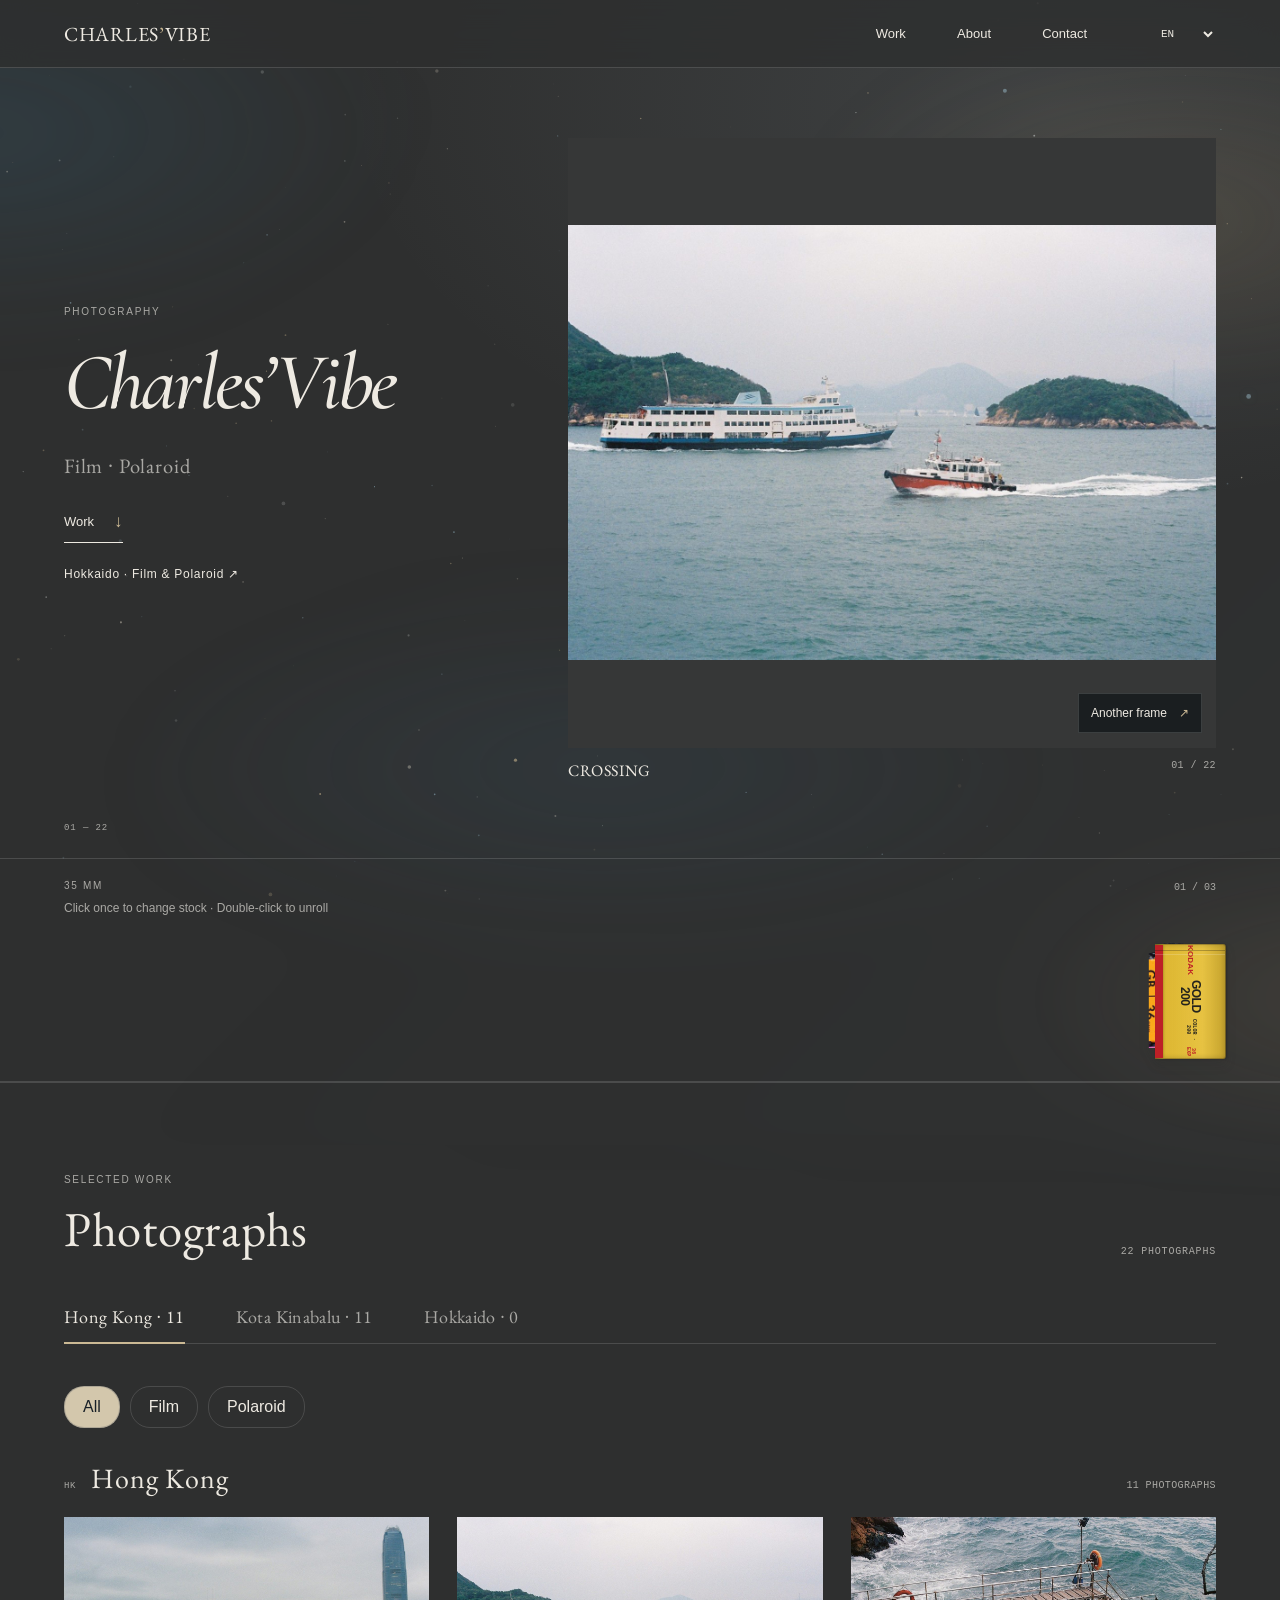
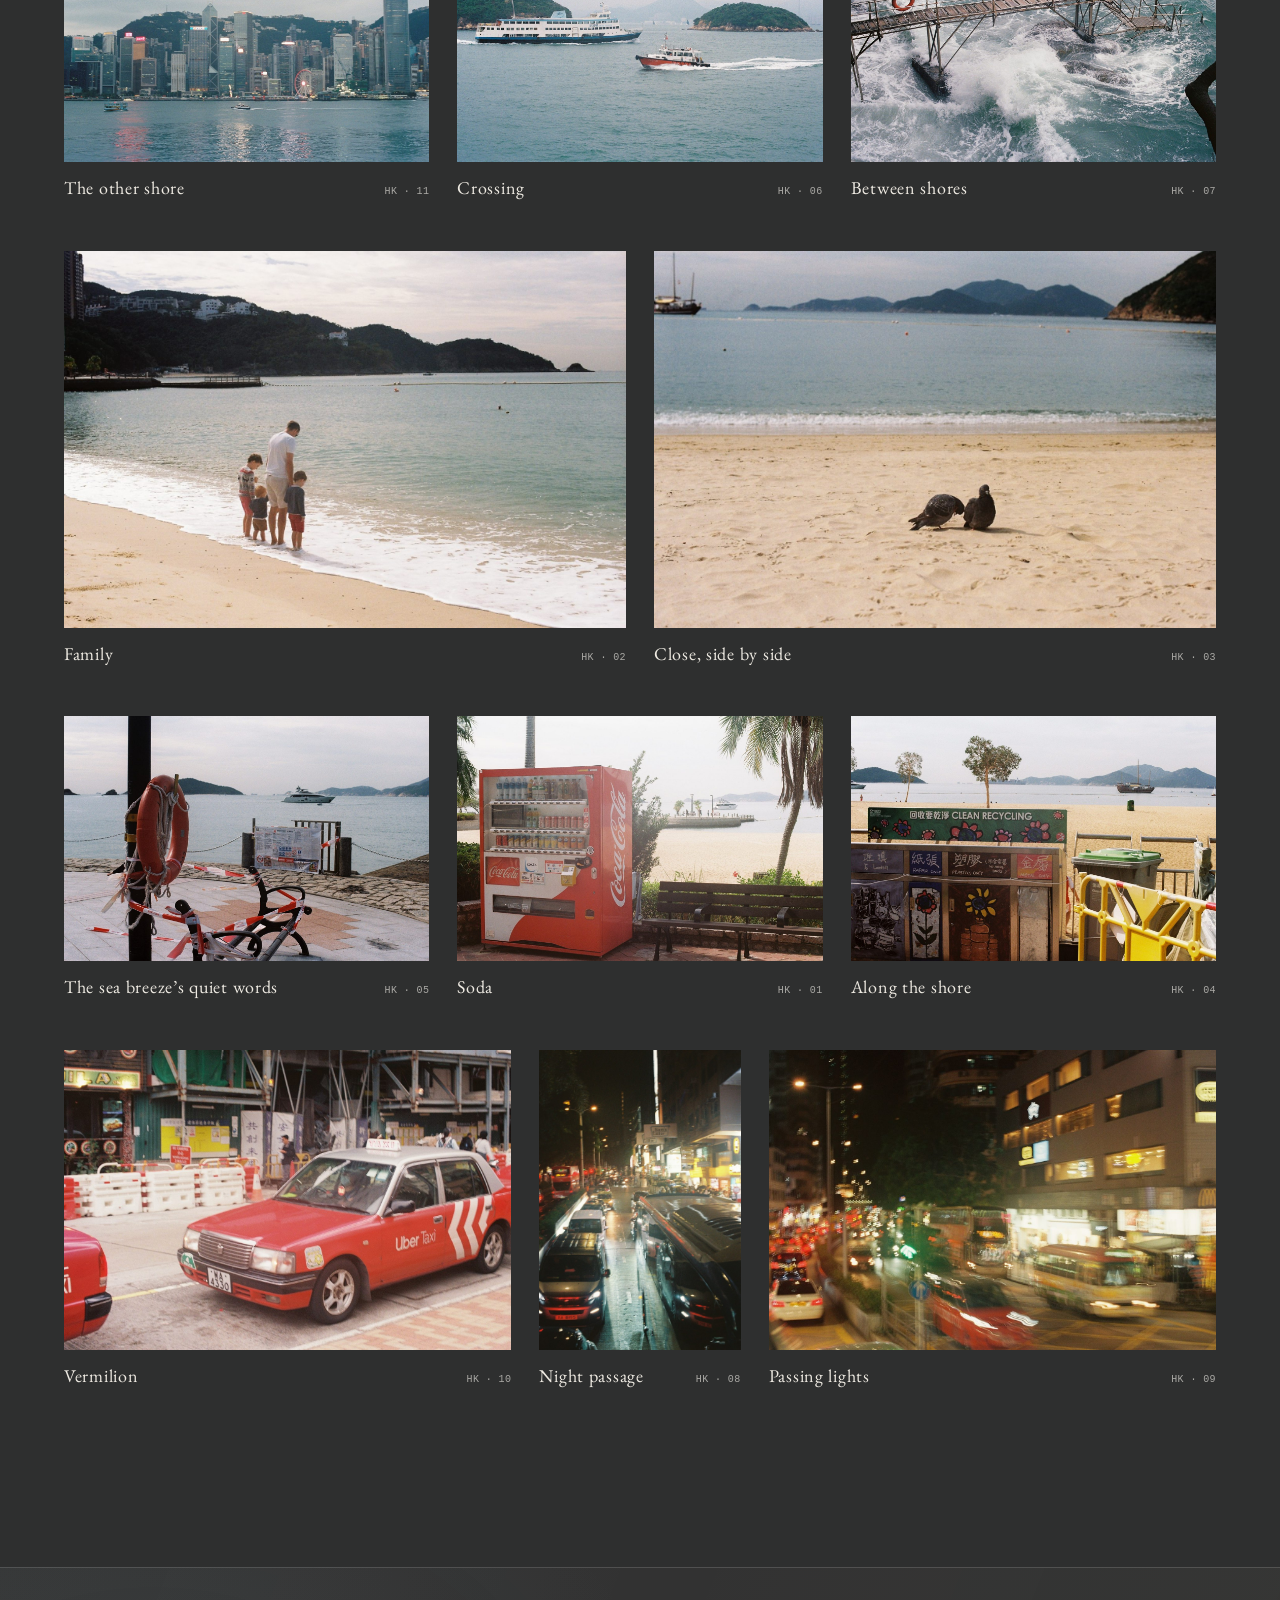
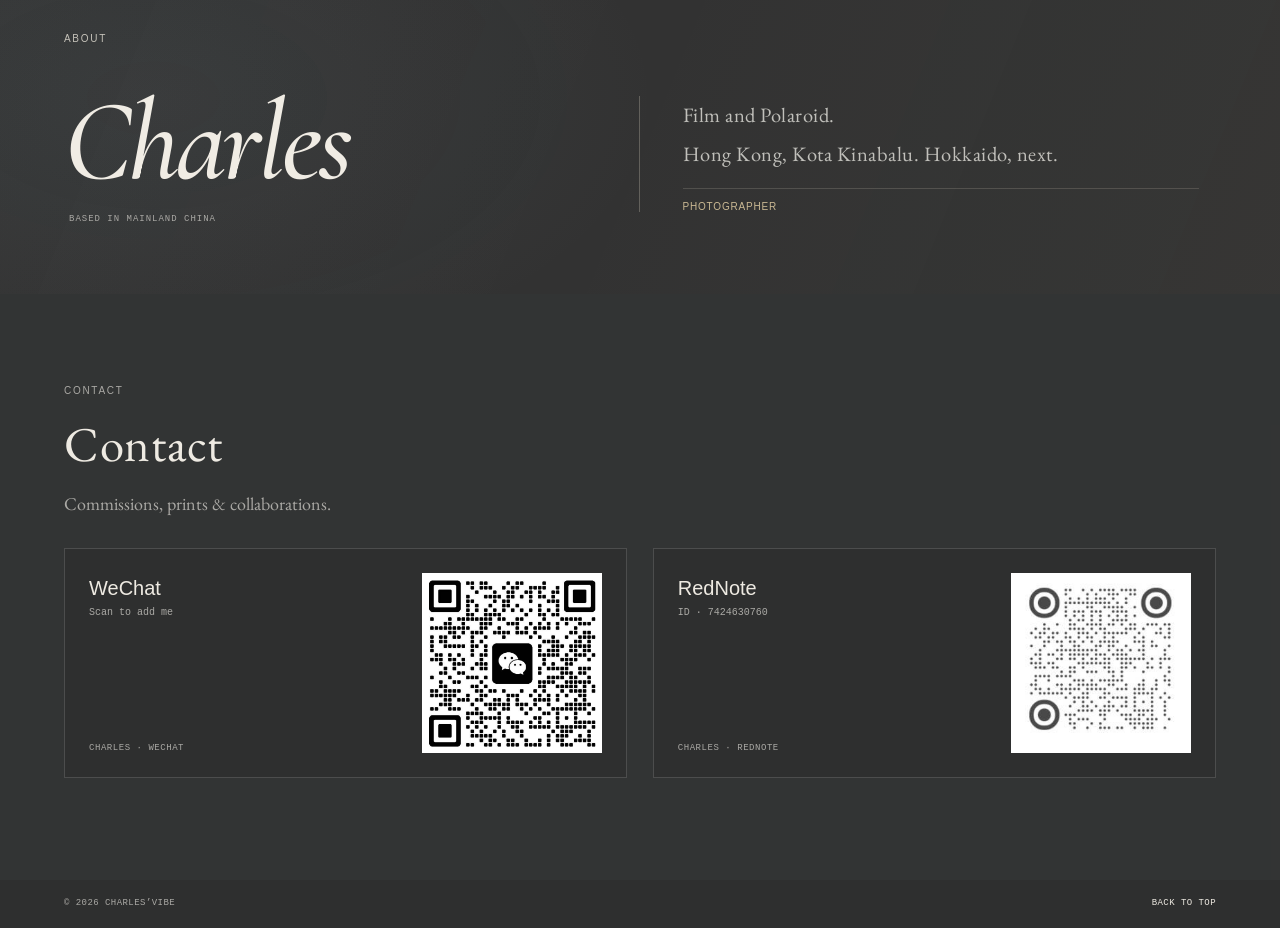
<file: index.html>
<!doctype html>
<html lang="en">
  <head>
    <meta charset="UTF-8" />
    <meta name="viewport" content="width=device-width, initial-scale=1.0" />
    <meta name="theme-color" content="#111416" />
    <meta name="description" content="Charles’Vibe — a personal archive of film photography and Polaroid." />
    <title>Charles'Vibe — Photography</title>
    <script>document.documentElement.classList.add('js');</script>
    <link rel="stylesheet" href="styles.css?v=20261116-studio2" />
  <link rel="stylesheet" href="typography.css?v=type1" />
  <link rel="stylesheet" href="curated-gallery.css?v=layout1" />
  </head>
  <body>
    <canvas class="starfield" id="starfield" aria-hidden="true"></canvas>
    <header class="site-header">
      <a class="brand" href="#top">CHARLES<span>’</span>VIBE</a>
      <nav class="main-nav" aria-label="Primary navigation" data-label-aria="navLabel">
        <a href="#work" data-label="navWork">Work</a>
        <a href="#about" data-label="navAbout">About</a>
        <a href="#contact" data-label="navContact">Contact</a>
      </nav>
      <div class="header-tools">
        <label class="language-control"><span class="visually-hidden" data-label="languageLabel">Language</span><select class="language-toggle" aria-label="Language"><option value="en">EN</option><option value="zh">中文</option><option value="ja">日本語</option><option value="ko">한국어</option></select></label>
        <button class="menu-toggle" type="button" aria-label="Open navigation" data-label-aria="menuLabel"><span></span><span></span></button>
      </div>
    </header>

    <main id="top">
      <section class="hero" aria-labelledby="hero-title">
        <div class="hero-copy">
          <p class="eyebrow" data-label="heroEyebrow">PHOTOGRAPHY</p>
          <h1 id="hero-title" data-label="heroTitle">Charles’Vibe</h1>
          <p class="hero-note" data-label="heroNote">Film · Polaroid</p>
          <a class="text-link" href="#work"><span data-label="viewWork">View photographs</span><span aria-hidden="true">↓</span></a>
        </div>
        <figure class="hero-frame">
          <div class="hero-image photo-frame">
            <img src="assets/optimized/kota-kinabalu/kota-(22).jpg" alt="" fetchpriority="high" decoding="async" />
          </div>
          <figcaption class="hero-caption"><span class="hero-caption-title">Kota Kinabalu</span><span class="hero-caption-count">01 / 22</span></figcaption>
          <button class="hero-shuffle" type="button" aria-label="Show another photograph" data-label-aria="shuffleAria"><span data-label="shuffleFrame">Another frame</span><span aria-hidden="true">↗</span></button>
        </figure>
        <div class="hero-index" aria-hidden="true">01 — 22</div>
      </section>

      <section class="film-display section-pad" id="film-display" data-stock="gold200" aria-label="Film selector" data-label-aria="filmAria">
        <div class="film-display-heading">
          <div>
            <p class="eyebrow" data-label="filmEyebrow">A roll between frames</p>
            <p class="film-hint" data-label="filmHint">Click once to change stock. Double-click to unroll.</p>
          </div>
          <span class="film-stock-count" id="film-stock-count">01 / 03</span>
        </div>
        <div class="film-mechanism" id="film-mechanism">
          <div class="film-ribbon-stage" id="film-unroll" aria-hidden="true">
            <svg class="film-ribbon" viewBox="0 0 1800 190" preserveAspectRatio="none" role="img" aria-label="A straight strip of dark brown 35mm color-negative film">
              <defs>
                <linearGradient id="negative-tone" x1="0" y1="0" x2="0" y2="1"><stop offset="0" stop-color="#542c1c"/><stop offset=".16" stop-color="#75442b"/><stop offset=".5" stop-color="#8a5535"/><stop offset=".84" stop-color="#70412b"/><stop offset="1" stop-color="#4b281b"/></linearGradient>
                <linearGradient id="negative-frame" x1="0" y1="0" x2="1" y2="1"><stop offset="0" stop-color="#a3693e"/><stop offset=".5" stop-color="#895333"/><stop offset="1" stop-color="#71432c"/></linearGradient>
                <pattern id="sprocket-holes" width="36" height="190" patternUnits="userSpaceOnUse"><rect x="8" y="6" width="18" height="17" rx="2" fill="#d8b79a"/><rect x="8" y="167" width="18" height="17" rx="2" fill="#d8b79a"/></pattern>
                <clipPath id="negative-shape"><path d="M88 4 H1766 Q1796 4 1796 34 V156 Q1796 186 1766 186 H34 Q4 186 4 156 V64 C4 52 8 43 20 35 C34 26 50 15 64 9 C72 5 78 4 88 4 Z"/></clipPath>
              </defs>
              <g class="ribbon-art" clip-path="url(#negative-shape)">
                <rect class="negative-base" x="0" y="0" width="1800" height="190"/>
                <rect class="negative-frames" x="0" y="0" width="1800" height="190" fill="url(#sprocket-holes)"/>
                <g class="frame-windows"><rect x="110" y="31" width="165" height="128"/><rect x="320" y="31" width="165" height="128"/><rect x="530" y="31" width="165" height="128"/><rect x="740" y="31" width="165" height="128"/><rect x="950" y="31" width="165" height="128"/><rect x="1160" y="31" width="165" height="128"/><rect x="1370" y="31" width="165" height="128"/><rect x="1580" y="31" width="165" height="128"/></g>
                <g class="film-watermarks"><text class="watermark-one" x="402" y="99">CHARLES’VIBE</text><text class="watermark-two" x="1032" y="99">CHARLES’VIBE</text><text class="watermark-three" x="1662" y="99">CHARLES’VIBE</text></g>
              </g>
            </svg>
          </div>
          <button class="film-cartridge" id="film-control" type="button" aria-expanded="false" aria-label="Change film stock or double-click to unroll">
            <img class="canister-photo" src="assets/kodak-canister-isolated.png" alt="" draggable="false" />
            <span class="canister-stock-label"><span class="cartridge-brand" id="cartridge-brand">KODAK</span><strong id="cartridge-stock">GOLD 200</strong><small id="cartridge-detail">COLOR · 200</small><span class="cartridge-exp" id="cartridge-exp">36 EXP</span></span>
          </button>
          <span class="visually-hidden" id="film-status" aria-live="polite"></span>
        </div>
      </section>

      <section class="work-section section-pad" id="work" aria-label="Selected photographs" data-label-aria="workAria">
        <div class="work-heading">
          <div><p class="eyebrow" data-label="workEyebrow">Selected work</p><h2 data-label="workTitle">Photographs</h2></div>
          <p class="work-total" data-label="selectedCount">22 photographs</p>
        </div>
        <div class="collection-tabs" role="tablist" aria-label="Photo collections" data-label-aria="collectionAria">
          <button class="collection-tab is-active" type="button" role="tab" aria-selected="true" data-collection="hong-kong"><span data-label="hongKong">Hong Kong</span><span class="tab-count">11</span></button>
          <button class="collection-tab" type="button" role="tab" aria-selected="false" data-collection="kota-kinabalu"><span data-label="kotaKinabalu">Kota Kinabalu</span><span class="tab-count">11</span></button>
        </div>
        <div class="collection-heading"><span id="collection-code">HK</span><h3 id="collection-title">Hong Kong</h3><span id="collection-count">11 photographs</span></div>
        <div class="gallery-grid" id="gallery-grid"></div>
      </section>

      <section class="about-section section-pad" id="about">
        <p class="eyebrow" data-label="aboutEyebrow">About</p>
        <div class="about-grid"><div class="about-identity"><h2>Charles</h2><p class="about-location" data-label="aboutLocation">Based in mainland China</p></div><div class="about-copy"><p data-label="aboutCopy">Film and Polaroid.
Hong Kong, Kota Kinabalu. Hokkaido, next.</p><p class="about-role" data-label="aboutTitle">Photographer</p></div></div>
      </section>

      <section class="contact-section section-pad" id="contact">
        <div class="contact-heading"><p class="eyebrow" data-label="contactLabel">Contact / Collaboration</p><h2 data-label="contactTitle">Contact</h2><p data-label="contactIntro">For assignments, print inquiries, or a good idea — get in touch.</p></div>
        <div class="contact-cards">
          <a class="contact-card" href="assets/contact/wechat-qr.png" target="_blank" rel="noreferrer" aria-label="Open WeChat QR code" data-label-aria="wechatAria">
            <span class="contact-card-head"><strong>WeChat</strong><span data-label="wechatHint">Scan to add me</span></span>
            <img src="assets/contact/wechat-qr.png" alt="WeChat friend QR code for Charles" />
            <span class="contact-card-foot">CHARLES · WECHAT</span>
          </a>
          <a class="contact-card" href="assets/contact/rednote-qr.png" target="_blank" rel="noreferrer" aria-label="Open RedNote QR code" data-label-aria="rednoteAria">
            <span class="contact-card-head"><strong>RedNote</strong><span data-label="rednoteHint">ID · 7424630760</span></span>
            <img src="assets/contact/rednote-qr.png" alt="RedNote profile QR code for Charles" />
            <span class="contact-card-foot">CHARLES · REDNOTE</span>
          </a>
        </div>
      </section>
    </main>

    <footer class="site-footer section-pad"><span>© 2026 Charles’Vibe</span><a href="#top" data-label="backTop">Back to top ↑</a></footer>

    <div class="lightbox" id="lightbox" aria-hidden="true"><button class="lightbox-close" type="button" aria-label="Close image viewer" data-label-aria="closeAria">×</button><button class="lightbox-prev" type="button" aria-label="Previous image" data-label-aria="previousAria">←</button><div class="lightbox-content"><img alt="" decoding="async" /><div class="lightbox-caption"><span class="lightbox-count"></span><span class="lightbox-title"></span></div></div><button class="lightbox-next" type="button" aria-label="Next image" data-label-aria="nextAria">→</button></div>
    <script src="content.js?v=layout1"></script>
    <script src="app.js?v=layout1"></script>
  </body>
</html>
</file>
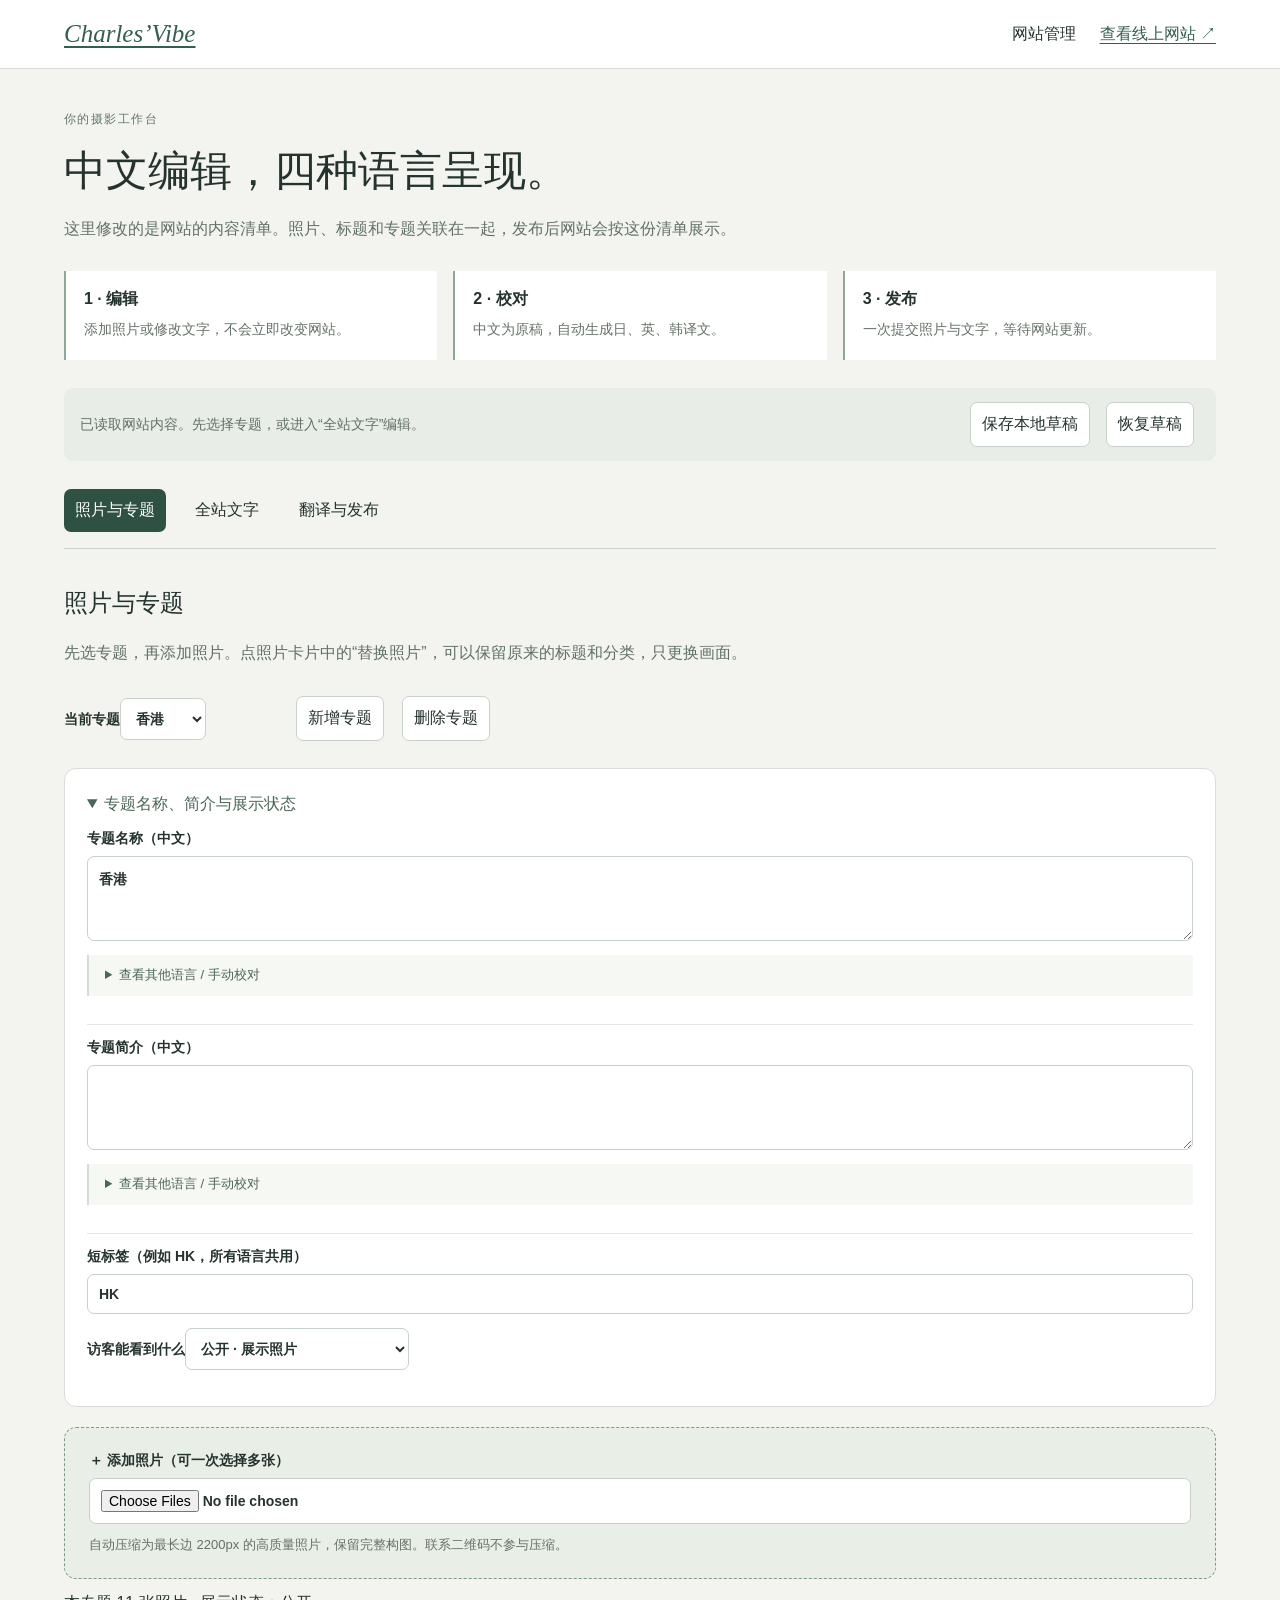
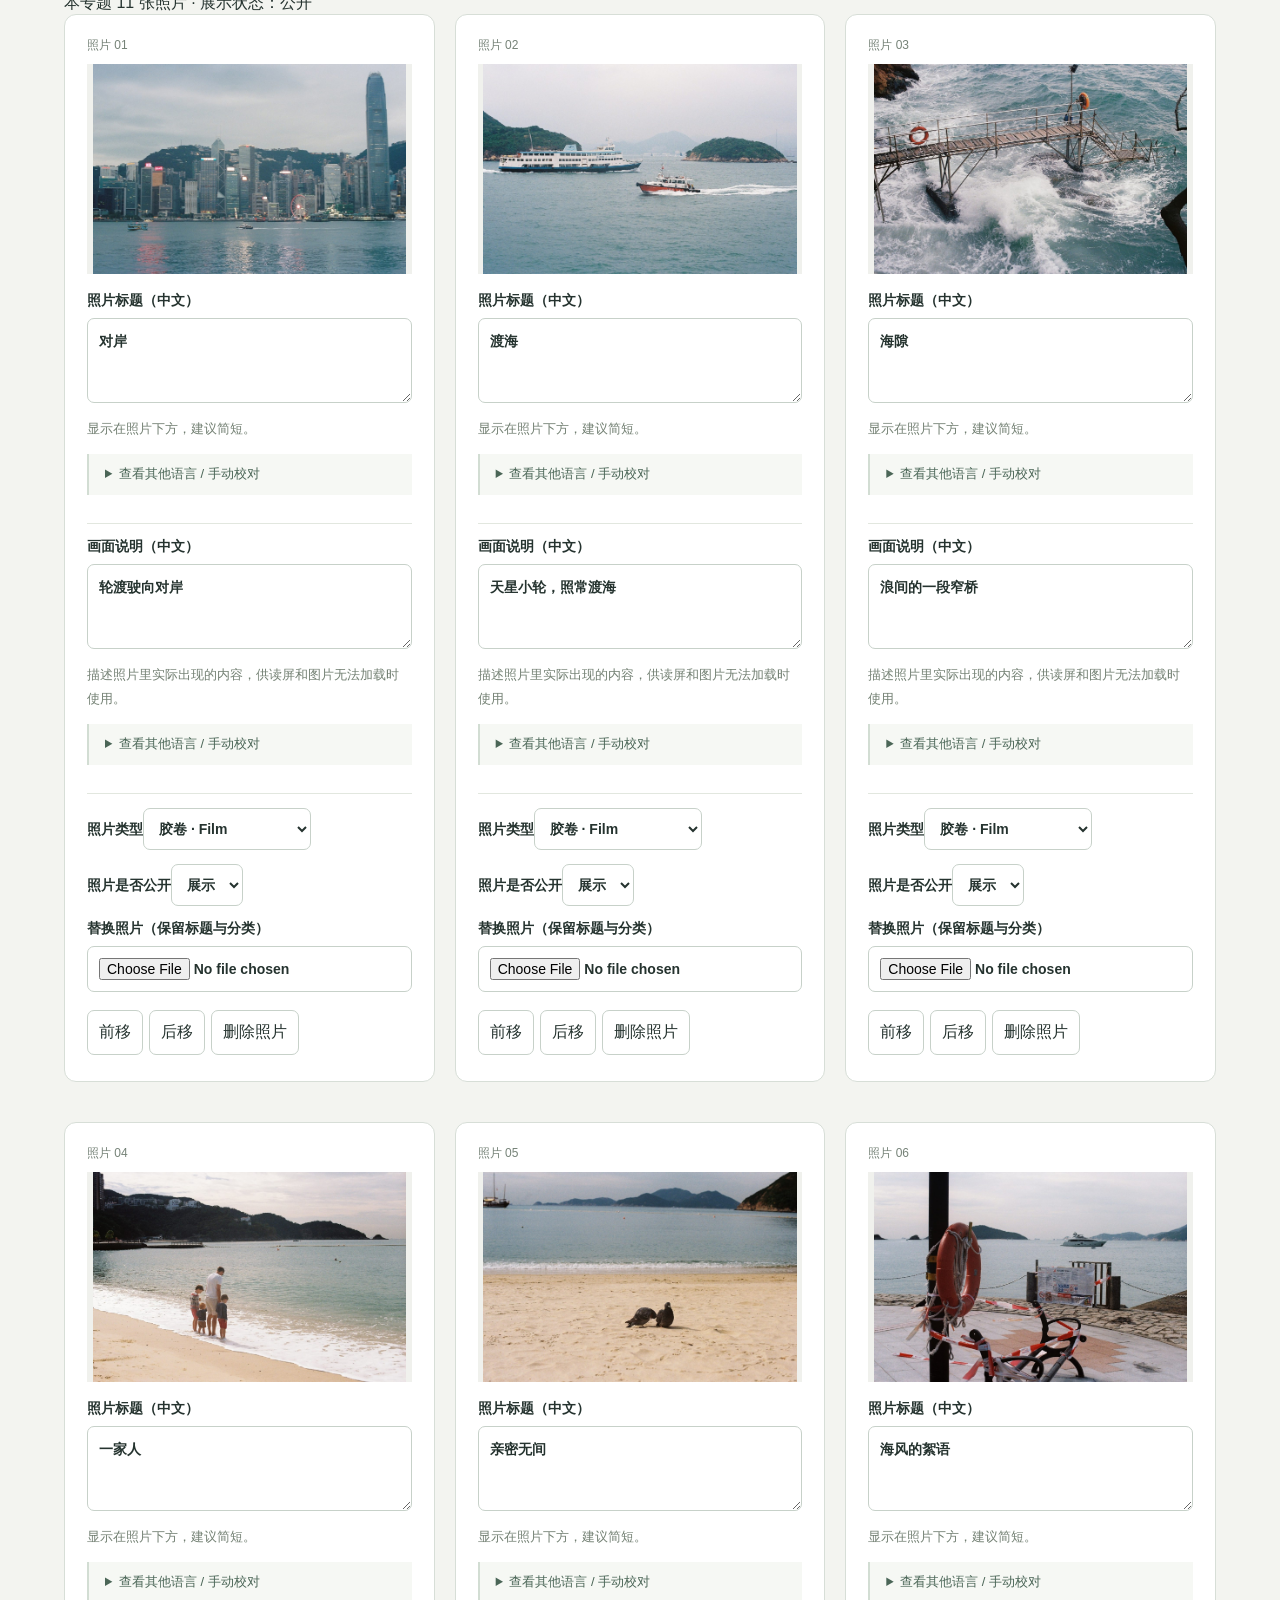
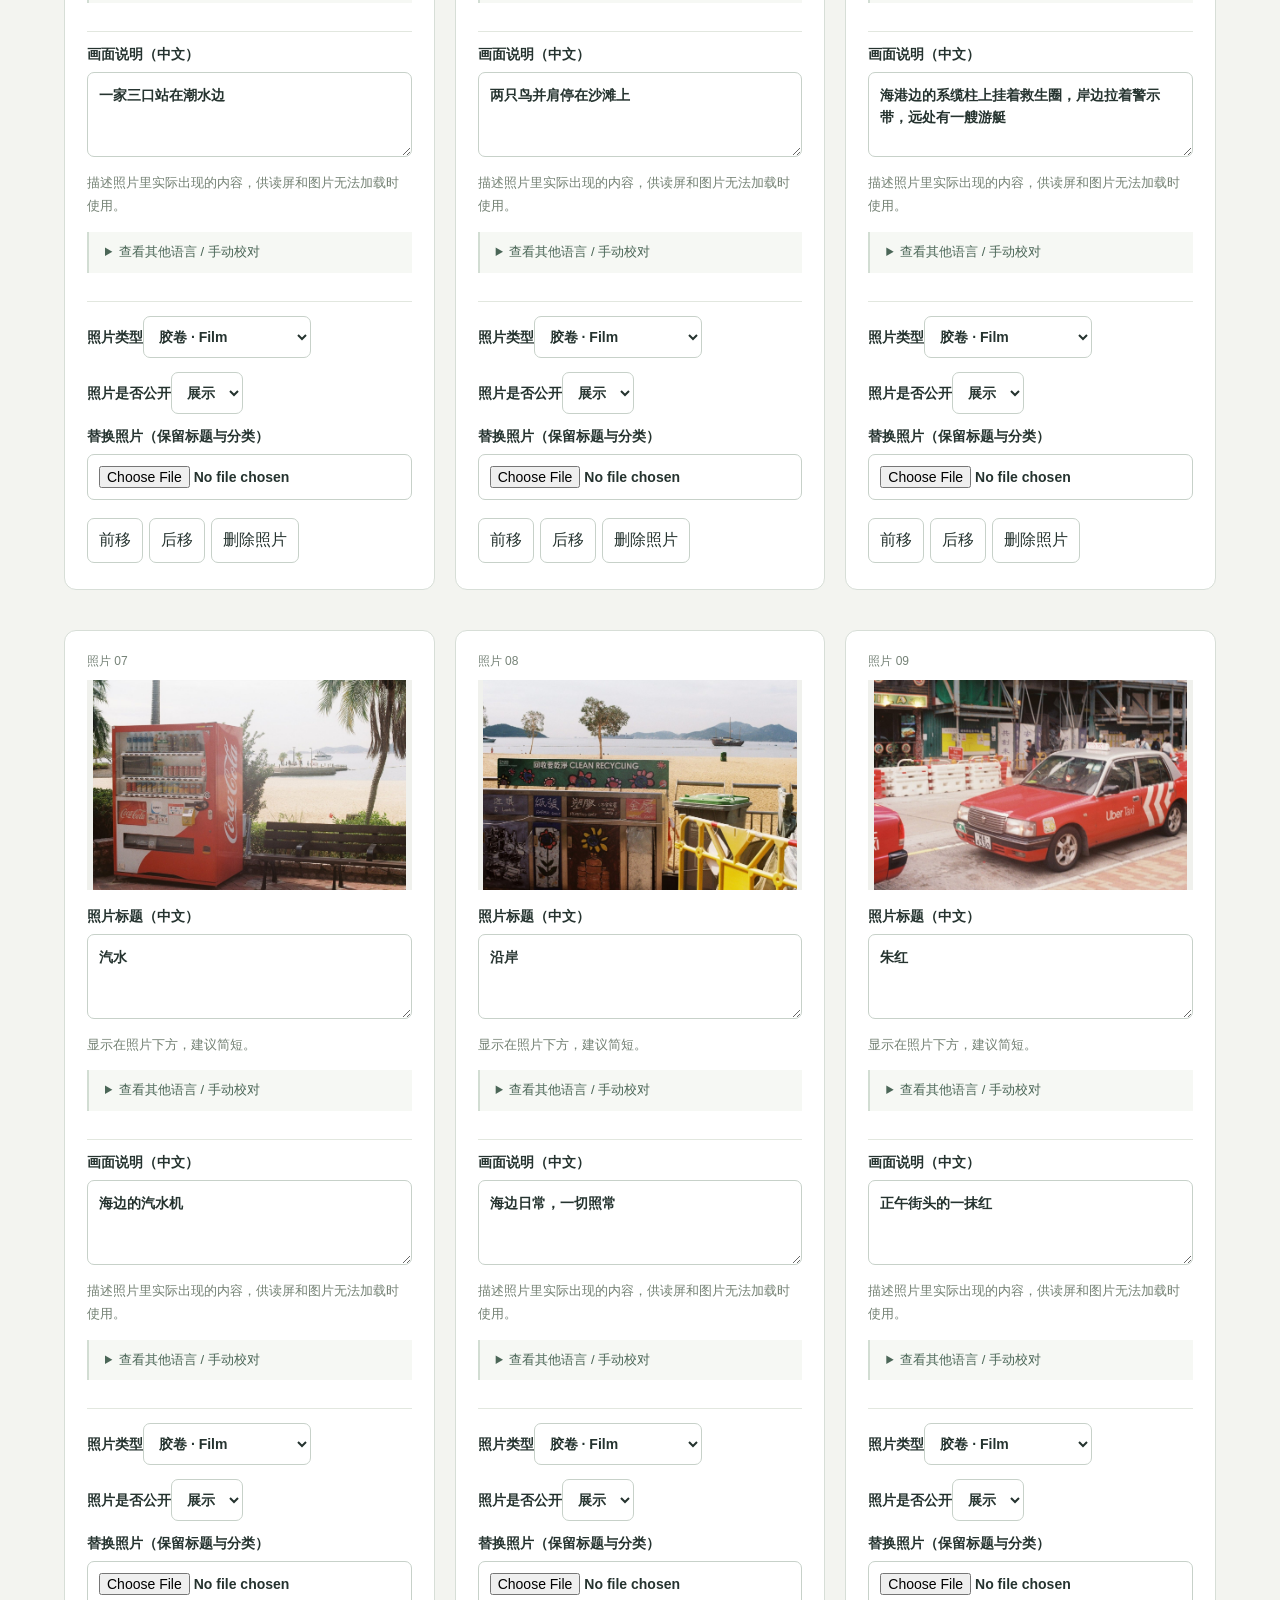
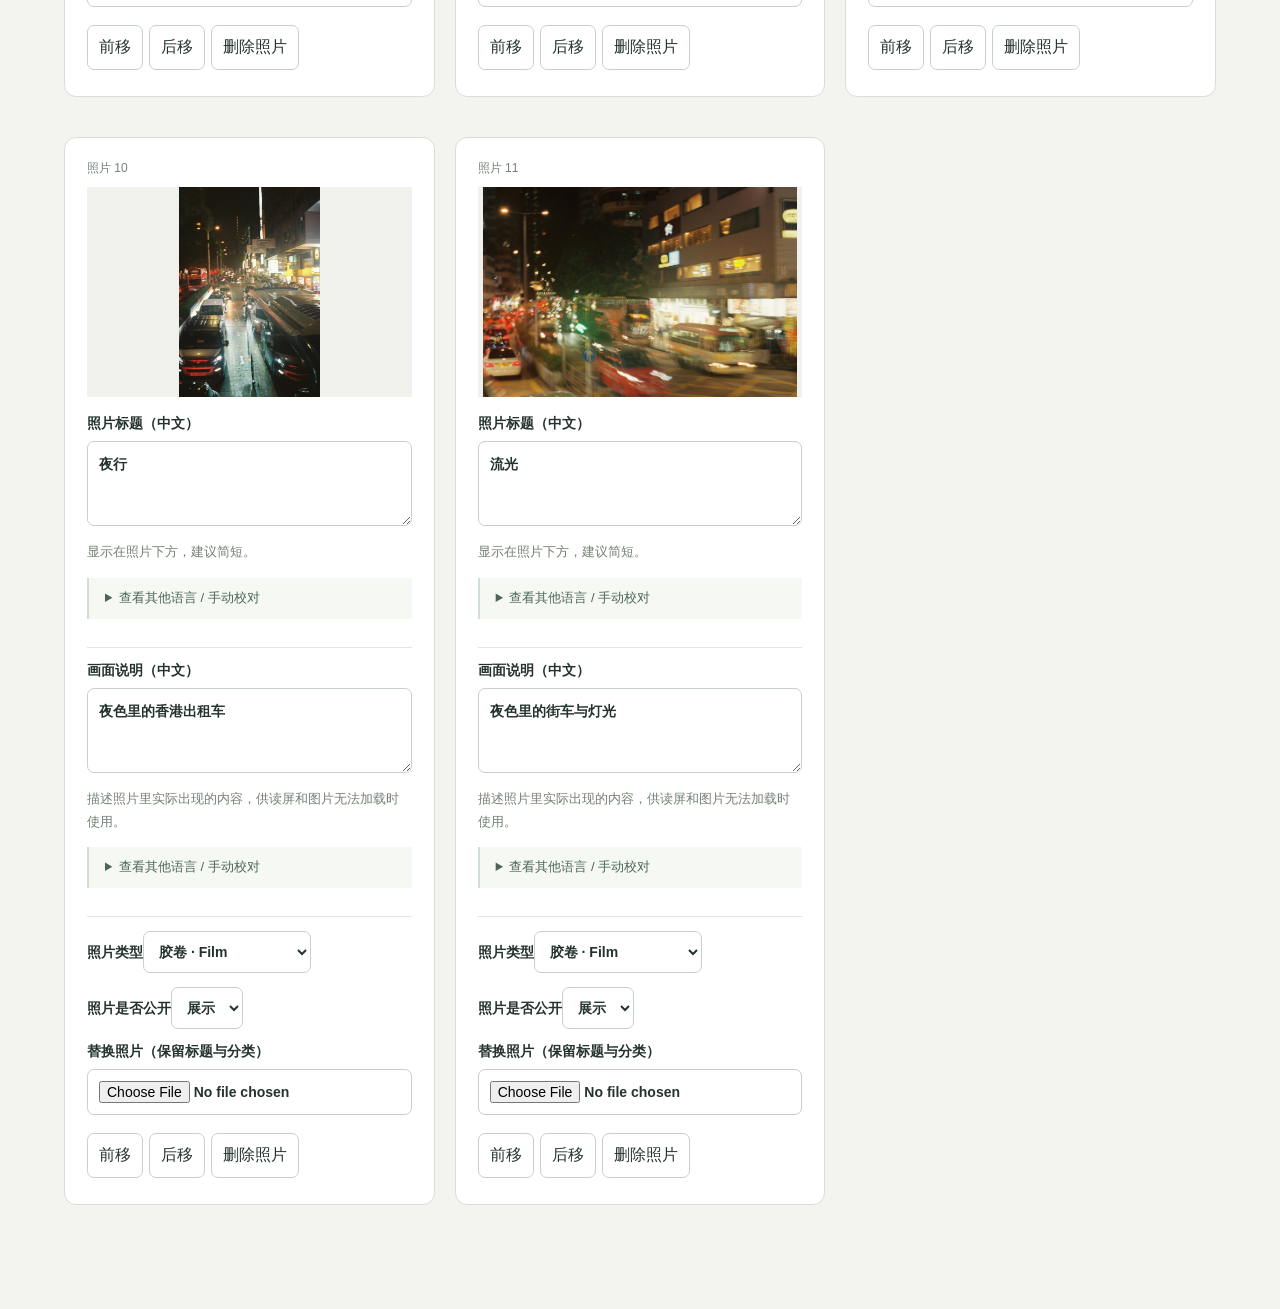
<file: admin/index.html>
<!doctype html>
<html lang="zh-CN"><head><meta charset="utf-8"><meta name="viewport" content="width=device-width,initial-scale=1"><title>Charles’Vibe · 网站管理</title><link rel="stylesheet" href="admin.css?v=20261116-studio2"></head>
<body><header><a href="../">Charles’Vibe</a><span>网站管理</span><a href="../" target="_blank">查看线上网站 ↗</a></header>
<main><section class="welcome"><p class="kicker">你的摄影工作台</p><h1>中文编辑，四种语言呈现。</h1><p>这里修改的是网站的内容清单。照片、标题和专题关联在一起，发布后网站会按这份清单展示。</p>
<ol class="steps"><li><b>1 · 编辑</b><span>添加照片或修改文字，不会立即改变网站。</span></li><li><b>2 · 校对</b><span>中文为原稿，自动生成日、英、韩译文。</span></li><li><b>3 · 发布</b><span>一次提交照片与文字，等待网站更新。</span></li></ol></section>
<div class="savebar"><p id="status" role="status" aria-live="polite">正在读取作品…</p><button id="draft">保存本地草稿</button><button id="restore">恢复草稿</button></div>
<nav class="tabs" aria-label="管理栏目"><button data-panel="photosPanel" aria-selected="true">照片与专题</button><button data-panel="textPanel" aria-selected="false">全站文字</button><button data-panel="publishPanel" aria-selected="false">翻译与发布</button></nav>
<div id="editor">
<section id="photosPanel" class="panel"><h2>照片与专题</h2><p>先选专题，再添加照片。点照片卡片中的“替换照片”，可以保留原来的标题和分类，只更换画面。</p><div class="toolbar"><label>当前专题<select id="collections"></select></label><button id="addCollection">新增专题</button><button id="removeCollection" class="quiet">删除专题</button></div><details class="project-settings" open><summary>专题名称、简介与展示状态</summary><div id="collectionFields"></div></details><label class="upload"><b>＋ 添加照片（可一次选择多张）</b><input id="upload" type="file" multiple accept="image/jpeg,image/png,image/webp"><span>自动压缩为最长边 2200px 的高质量照片，保留完整构图。联系二维码不参与压缩。</span></label><div id="photoSummary"></div><div id="photos"></div></section>
<section id="textPanel" class="panel" hidden><h2>全站文字</h2><p>按网站位置修改中文。展开每个字段下的“查看其他语言”即可校对译文。品牌 Charles’Vibe 始终保持英文。</p><div id="labels"></div></section>
<section id="publishPanel" class="panel" hidden><h2>翻译与发布</h2><div class="box"><h3>中文是原稿</h3><label class="check"><input id="autoTranslate" type="checkbox" checked> 修改中文后自动同步日语、英语、韩语</label><p>离开文字输入框后开始同步，只处理有修改的内容。译文可以手动润色；下次修改同一段中文时会重新生成。</p><p class="muted">自动翻译会将待翻译文字发送给 MyMemory，不会发送照片或 GitHub 令牌。免费服务有额度限制，文学表达请校对。<a href="https://mymemory.translated.net/doc/usagelimits.php" target="_blank" rel="noreferrer">服务与额度说明 ↗</a></p><button id="sync">同步尚未更新的译文</button><p id="translationStatus" role="status"></p></div>
<div class="box"><h3>连接网站</h3><p>GitHub 保存你的照片和内容清单。连接后才能发布；保存本地草稿不需要连接。</p><label>GitHub 访问令牌<input id="token" type="password" autocomplete="off" placeholder="粘贴令牌，仅在当前页面使用"></label><button id="connect">连接 GitHub</button><details><summary>令牌是什么？如何设置？</summary><p>令牌相当于只交给后台使用的仓库钥匙。创建 Fine-grained personal access token，选择 Charles-Vibe 仓库，将 Contents 设为 Read and write。不要把令牌填进网站文字或发送给访客。</p><a href="https://github.com/settings/personal-access-tokens/new" target="_blank" rel="noreferrer">前往 GitHub 创建令牌 ↗</a></details></div>
<div class="box"><h3>发布前检查</h3><p id="publishSummary"></p><p>本地草稿只保存在当前浏览器；发布会把内容提交到 GitHub，随后自动更新网站。若他人已修改线上版本，后台会拦截覆盖并保留你的草稿。</p><button id="publish">发布到网站</button><a href="../" target="_blank">查看线上效果 ↗</a></div></section></div></main><script src="../content.js?v=20261116-studio2"></script><script src="admin.js?v=20261116-studio2"></script></body></html>
</file>
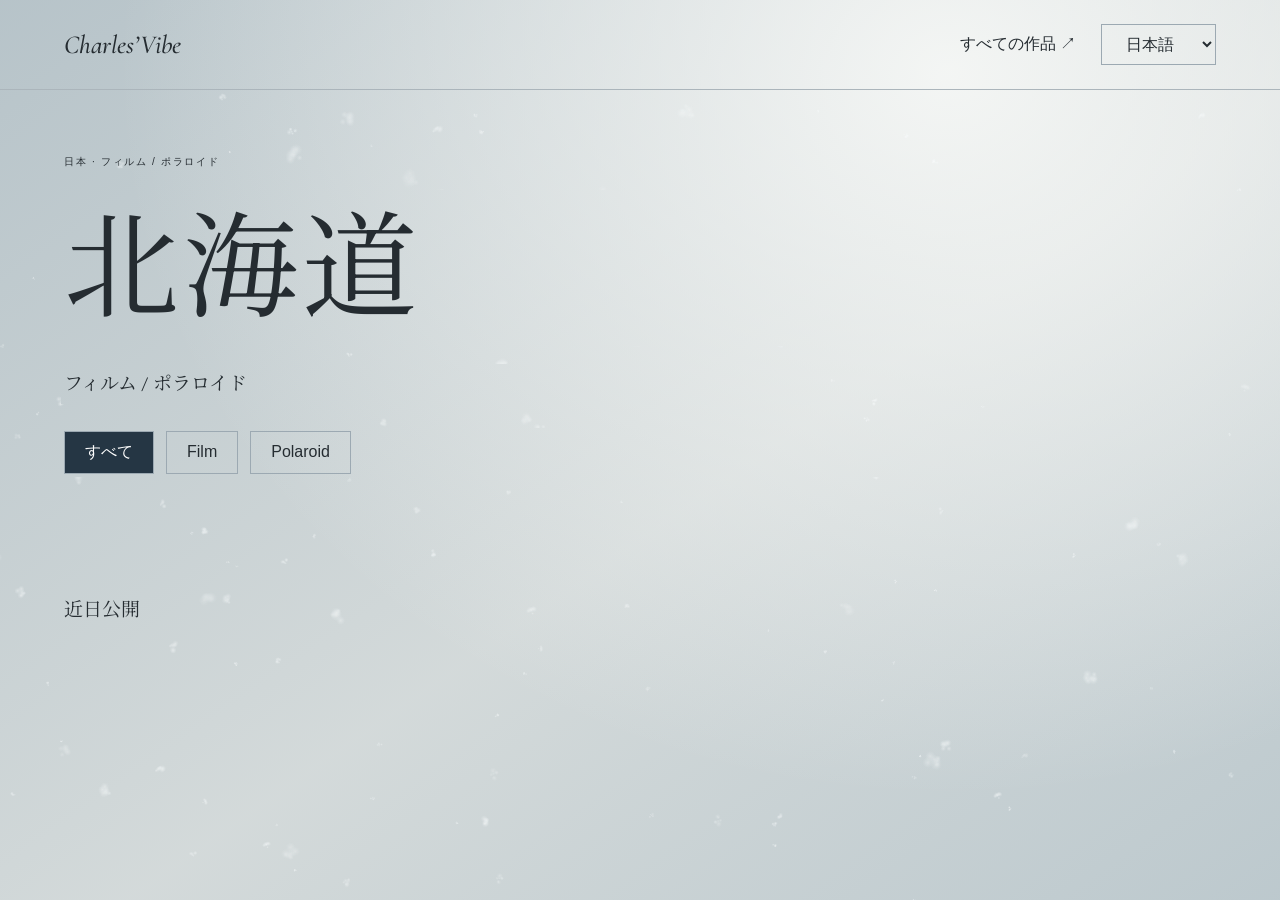
<file: hokkaido/index.html>
<!doctype html><html lang="ja"><head><meta charset="utf-8"><meta name="viewport" content="width=device-width,initial-scale=1"><title>Hokkaido — Charles’Vibe</title><link rel="stylesheet" href="project.css?v=20261116-studio2"><link rel="stylesheet" href="snow.css?v=snow2"><link rel="stylesheet" href="../typography.css?v=type1"></head><body class="project-page"><header><a href="../">Charles’Vibe</a><a href="../#work" id="back">すべての作品 ↗</a><select aria-label="Language" id="lang"><option value="ja">日本語</option><option value="zh">中文</option><option value="en">English</option><option value="ko">한국어</option></select></header><main><p class="eyebrow" id="eyebrow">日本 / フィルムとポラロイド</p><h1 id="title">Hokkaido</h1><p id="description"></p><nav id="filters" aria-label="Medium"></nav><div id="photos"></div><p id="empty" role="status"></p></main><dialog id="viewer"><button id="close" aria-label="Close">×</button><button id="prev" aria-label="Previous">←</button><figure><img id="full" alt=""><figcaption id="caption"></figcaption></figure><button id="next" aria-label="Next">→</button></dialog><script src="../content.js?v=type1"></script><script src="project.js?v=20261116-studio2"></script><script src="snow.js?v=snow2"></script></body></html>
</file>
<file: styles.css>
:root {
  color-scheme: dark;
  --paper: #101316;
  --ink: #eeeae2;
  --muted: #aaa9a5;
  --line: rgba(207, 211, 210, .18);
  --accent: #cbb994;
  --scene-bg: #101316;
  --scene-panel: #191c20;
  --scene-glow: rgba(142 154 164 / .13);
  --gutter: clamp(22px, 5vw, 76px);
  --sans: "Helvetica Neue", Helvetica, Arial, sans-serif;
  --mono: "SFMono-Regular", Consolas, monospace;
}

@property --scene-glow { syntax: "<color>"; inherits: true; initial-value: rgba(110, 125, 132, .12); }

* { box-sizing: border-box; }
html { scroll-behavior: smooth; scroll-padding-top: 82px; }
body { margin: 0; background-color: var(--scene-bg); background-image: radial-gradient(ellipse 76% 62% at 82% 12%, var(--scene-glow), transparent 72%); background-attachment: fixed; color: var(--ink); font: 16px/1.5 var(--sans); -webkit-font-smoothing: antialiased; transition: background-color .95s ease, --scene-glow 1.1s ease; }
body::before { content: ""; position: fixed; z-index: 0; inset: -30%; pointer-events: none; opacity: .76; background: radial-gradient(ellipse 28% 18% at 18% 28%, rgba(54,116,148,.24), transparent 74%), radial-gradient(ellipse 25% 17% at 76% 34%, rgba(186,157,111,.2), transparent 72%), radial-gradient(ellipse 32% 16% at 48% 72%, rgba(63,103,129,.2), transparent 76%), radial-gradient(ellipse 22% 14% at 84% 88%, rgba(178,151,111,.17), transparent 74%), linear-gradient(135deg, rgba(255,255,255,.018), transparent 40%, rgba(189,202,205,.025)); filter: blur(38px); animation: ambient-ribbons 20s ease-in-out infinite alternate; }
body > * { position: relative; z-index: 1; }
.starfield { position: fixed; z-index: 0; inset: 0; width: 100%; height: 100%; pointer-events: none; opacity: .8; }
@keyframes ambient-ribbons { 0% { transform: translate3d(-3%, -2%, 0) rotate(-4deg) scale(1); } 50% { transform: translate3d(3%, 2%, 0) rotate(3deg) scale(1.08); } 100% { transform: translate3d(-1%, 4%, 0) rotate(-2deg) scale(1.03); } }
body.modal-open, body.nav-open { overflow: hidden; }
a { color: inherit; text-decoration: none; }
button { color: inherit; font: inherit; }
img { display: block; max-width: 100%; }
.section-pad { padding-left: var(--gutter); padding-right: var(--gutter); }

.site-header { height: 68px; padding: 0 var(--gutter); display: flex; align-items: center; justify-content: space-between; border-bottom: 1px solid var(--line); position: relative; z-index: 10; background: color-mix(in srgb, var(--scene-bg) 78%, transparent); backdrop-filter: blur(16px); transition: background-color .95s ease, border-color .6s ease; }
.brand { font-size: 13px; font-weight: 700; letter-spacing: .12em; }
.brand span { color: var(--accent); }
.main-nav { display: flex; gap: clamp(24px, 4vw, 60px); margin-left: auto; margin-right: clamp(28px, 5vw, 76px); font-size: 13px; }
.main-nav a, .language-toggle { transition: color .2s ease; }
.main-nav a:hover, .language-toggle:hover { color: var(--accent); }
.header-tools { display: flex; align-items: center; gap: 20px; }
.language-control { display: inline-flex; align-items: center; }
.visually-hidden { position: absolute; width: 1px; height: 1px; padding: 0; margin: -1px; overflow: hidden; clip: rect(0, 0, 0, 0); white-space: nowrap; border: 0; }
.language-toggle, .menu-toggle { border: 0; padding: 6px; background: none; cursor: pointer; }
.language-toggle { color: inherit; font: 11px var(--mono); }
.menu-toggle { display: none; gap: 5px; flex-direction: column; }
.menu-toggle span { width: 22px; height: 1px; background: currentColor; }

.hero { min-height: min(790px, calc(100svh - 68px)); display: grid; grid-template-columns: minmax(290px, .78fr) minmax(0, 1.22fr); align-items: center; gap: clamp(34px, 7vw, 110px); padding: 42px var(--gutter) 50px; position: relative; }
.hero-copy { max-width: 540px; padding-bottom: 30px; }
.eyebrow { margin: 0 0 20px; color: var(--muted); font: 10px/1.4 var(--mono); letter-spacing: .12em; text-transform: uppercase; }
.hero h1 { max-width: 600px; margin: 0 0 24px; font-family: Georgia, 'Times New Roman', serif; font-style: italic; font-size: clamp(42px, 5.4vw, 78px); font-weight: 400; line-height: 1.1; letter-spacing: -.055em; white-space: nowrap; }
.hero-note { margin: 0 0 34px; color: var(--muted); font-size: 16px; }
.text-link { display: inline-flex; align-items: center; gap: 20px; padding: 0 0 8px; border-bottom: 1px solid var(--ink); font-size: 13px; }
.text-link span:last-child { color: var(--accent); font-size: 17px; transition: transform .2s ease; }
.text-link:hover span:last-child { transform: translateY(3px); }
.hero-frame { min-width: 0; margin: 0; position: relative; }
.hero-image { width: 100%; height: min(68svh, 610px); min-height: 380px; display: grid; place-items: center; position: relative; overflow: hidden; background: var(--scene-panel); transition: background-color .78s ease-in-out; }
.hero-image::after { content: ""; position: absolute; inset: -20% -65%; background: linear-gradient(108deg, transparent 46%, rgba(229,215,185,.025) 49%, rgba(238,228,204,.12) 50%, rgba(229,215,185,.025) 51%, transparent 54%); mix-blend-mode: screen; pointer-events: none; transform: translateX(-90%); animation: frame-glint 7s linear infinite; }
.hero-frame.is-transitioning .hero-image { background-color: #080a0b; }
.hero-image img { width: 100%; height: 100%; object-fit: contain; opacity: 1; transition: opacity .68s ease-in-out; }
.hero-image img.is-changing { opacity: 0; }
@keyframes frame-glint { 0% { transform: translateX(-90%); opacity: 0; } 10% { opacity: .38; } 90% { opacity: .38; } 100% { transform: translateX(90%); opacity: 0; } }
.hero-caption { display: flex; justify-content: space-between; gap: 12px; padding-top: 12px; color: var(--muted); font: 10px var(--mono); letter-spacing: .08em; text-transform: uppercase; }
.hero-caption-title { color: var(--ink); }
.hero-shuffle { position: absolute; z-index: 2; right: 14px; bottom: 48px; display: inline-flex; gap: 12px; align-items: center; border: 1px solid var(--line); padding: 10px 12px; background: rgba(25,29,31,.94); color: var(--ink); font-size: 12px; cursor: pointer; transition: background .2s ease, border-color .2s ease; }
.hero-shuffle:hover { background: #24292a; border-color: var(--accent); }
.hero-shuffle span:last-child { color: var(--accent); }
.hero-index { position: absolute; left: var(--gutter); bottom: 25px; color: var(--muted); font: 9px var(--mono); letter-spacing: .1em; }
.js .hero-copy { animation: copy-in .65s .08s both; }
.js .hero-frame { animation: photo-in .8s .12s both; }
@keyframes copy-in { from { opacity: 0; transform: translateY(12px); } to { opacity: 1; transform: translateY(0); } }
@keyframes photo-in { from { opacity: .5; } to { opacity: 1; } }

.film-display { --stock-color: #c9ba45; --stock-ink: #24231d; --stock-accent: #bd2026; display: grid; grid-template-columns: minmax(0, 1fr); align-items: start; gap: 8px; padding-top: 20px; padding-bottom: 20px; border-top: 1px solid var(--line); border-bottom: 1px solid var(--line); }
.film-display-heading { display: flex; align-items: start; justify-content: space-between; gap: 18px; }
.film-display-heading .eyebrow { margin-bottom: 6px; }
.film-hint { margin: 0; color: var(--muted); font-size: 12px; }
.film-stock-count { padding-top: 3px; color: var(--muted); font: 10px var(--mono); white-space: nowrap; }
.film-mechanism { min-height: 90px; display: flex; align-items: start; justify-content: end; position: relative; }
.film-cartridge { width: 105px; height: 136px; display: flex; flex-direction: column; align-items: stretch; position: relative; z-index: 2; flex: 0 0 auto; padding: 0; overflow: visible; border: 0; background: transparent; color: var(--stock-ink); cursor: pointer; filter: drop-shadow(0 6px 5px rgba(32,33,31,.15)); transition: transform .25s ease, filter .25s ease; }
.film-cartridge:hover { transform: translateY(-2px); filter: drop-shadow(0 9px 7px rgba(32,33,31,.2)); }
.film-cartridge:focus-visible { outline: 2px solid var(--accent); outline-offset: 4px; }
.film-cartridge { width: 105px; height: 136px; }
.canister-photo { width: 131px; height: 136px; position: absolute; inset: 0 auto auto -13px; object-fit: contain; pointer-events: none; transition: filter .24s ease; }
.canister-stock-label { width: auto; height: 115px; display: flex; flex-direction: row; align-items: center; justify-content: center; gap: 3px; position: absolute; z-index: 1; top: 19px; right: -10px; left: 44px; overflow: hidden; border: 1px solid rgba(28,25,20,.34); border-left: 0; border-radius: 0 3px 3px 0; background: linear-gradient(90deg, rgba(28,25,20,.34), rgba(28,25,20,.04) 12%, rgba(255,255,255,.08) 68%, rgba(28,25,20,.16)), var(--stock-color); color: var(--stock-ink); writing-mode: vertical-rl; text-align: center; box-shadow: inset 0 0 5px rgba(30,25,18,.2), 1px 0 2px rgba(0,0,0,.2); transition: background-color .24s ease, color .24s ease; }
.canister-stock-label::before { content: ""; width: 8px; position: absolute; inset: 0 auto 0 0; background: var(--stock-accent); box-shadow: 1px 0 2px rgba(0,0,0,.18); }
.canister-stock-label::after { content: ""; height: 3px; position: absolute; inset: 5px 0 auto; border-top: 1px solid rgba(25,22,17,.28); border-bottom: 1px solid rgba(255,255,255,.18); }
.cartridge-brand { color: var(--stock-accent); font: 800 8px/1 var(--sans); letter-spacing: .02em; }
.canister-stock-label strong { max-width: 92px; font: 900 12px/.95 var(--sans); letter-spacing: -.045em; }
.canister-stock-label small { font: 600 5px/1.1 var(--mono); letter-spacing: .025em; }
.cartridge-exp { color: var(--stock-accent); font: 800 5px/1 var(--mono); letter-spacing: .03em; }
.film-display[data-stock="ultramax400"] .canister-stock-label { border-color: rgba(255,255,255,.26); }
.film-display[data-stock="5294"] .canister-stock-label { background-image: linear-gradient(90deg, rgba(28,25,20,.24), rgba(255,255,255,.18) 40%, rgba(28,25,20,.12)); }
.film-display[data-stock="ultramax400"] .canister-photo { filter: saturate(.68) contrast(1.08) brightness(.94); }
.film-display[data-stock="5294"] .canister-photo { filter: saturate(.62) hue-rotate(7deg) brightness(1.02); }
.film-ribbon-stage { min-width: 0; width: calc(100% - 55px); height: 0; position: absolute; z-index: 1; left: 0; right: 55px; top: 50%; overflow: hidden; opacity: 0; transform: translateY(-50%); transform-origin: right center; transition: height .18s ease, opacity .25s ease; }
.film-ribbon { width: 100%; height: 100%; display: block; }
.negative-base { fill: url(#negative-tone); stroke: #3b2119; stroke-width: 2; }
.negative-frames rect { fill: none; }
.frame-windows rect { fill: url(#negative-frame); stroke: #4d2b1d; stroke-width: 3; }
.film-watermarks { fill: #34241d; font-size: 13px; text-anchor: middle; opacity: .82; }
.watermark-one { font-family: var(--mono); font-weight: 700; letter-spacing: 1px; }
.watermark-two { font-family: Georgia,serif; font-style: italic; font-size: 16px; }
.watermark-three { font-family: var(--sans); font-weight: 800; letter-spacing: 1px; }
.film-display.is-open .film-ribbon-stage { height: clamp(30px, 7.2vw, 136px); opacity: 1; }
.film-display.is-open .film-mechanism { min-height: clamp(140px, 13vw, 155px); }
.film-display.is-open[data-ribbon="1"] .ribbon-art { animation: straight-feed-one .48s cubic-bezier(.18,.82,.22,1) both; }
.film-display.is-open[data-ribbon="2"] .ribbon-art { animation: straight-feed-two .56s cubic-bezier(.16,.84,.25,1) both; }
.film-display.is-open[data-ribbon="3"] .ribbon-art { animation: straight-feed-three .5s cubic-bezier(.22,.68,.25,1) both; }
.film-display.is-closing[data-ribbon="1"] .ribbon-art { animation: straight-feed-one .38s ease-in reverse both !important; }
.film-display.is-closing[data-ribbon="2"] .ribbon-art { animation: straight-feed-two .38s ease-in reverse both !important; }
.film-display.is-closing[data-ribbon="3"] .ribbon-art { animation: straight-feed-three .38s ease-in reverse both !important; }
@keyframes straight-feed-one { from { clip-path: inset(0 0 0 100%); } to { clip-path: inset(0); } }
@keyframes straight-feed-two { from { clip-path: inset(0 0 0 100%); transform: translateX(18px); } to { clip-path: inset(0); transform: translateX(0); } }
@keyframes straight-feed-three { from { clip-path: inset(0 0 0 100%); opacity: .55; } 84% { clip-path: inset(0); opacity: 1; } to { clip-path: inset(0); opacity: 1; } }
@media (max-width: 650px) { .film-display { gap: 8px; padding-top: 19px; padding-bottom: 12px; } .film-display-heading { align-items: center; } .film-mechanism { min-height: 83px; } .film-display.is-open .film-mechanism { min-height: 118px; } .film-cartridge { transform: scale(.85); transform-origin: right top; } .film-ribbon-stage { width: calc(100% - 47px); right: 47px; } .film-display.is-open .film-ribbon-stage { height: clamp(26px, 7.2vw, 46px); } .film-watermarks { font-size: 11px; } .watermark-two { font-size: 13px; } }

.work-section { padding-top: clamp(54px, 7vw, 92px); padding-bottom: clamp(76px, 10vw, 132px); border-top: 1px solid var(--line); }
.work-heading { display: flex; justify-content: space-between; align-items: end; gap: 20px; margin-bottom: 28px; }
.work-heading .eyebrow { margin-bottom: 10px; }
.work-heading h2 { margin: 0; font-size: clamp(34px, 4.2vw, 58px); line-height: 1; font-weight: 500; letter-spacing: -.055em; }
.work-total { margin: 0 0 3px; color: var(--muted); font: 10px var(--mono); letter-spacing: .08em; text-transform: uppercase; }
.collection-tabs { display: flex; gap: clamp(22px, 4vw, 58px); align-items: center; margin-bottom: 30px; border-bottom: 1px solid var(--line); }
.collection-tab { display: inline-flex; align-items: center; gap: 10px; position: relative; padding: 15px 0 13px; border: 0; background: none; color: var(--muted); font-size: 15px; cursor: pointer; transition: color .2s ease; }
.collection-tab:hover, .collection-tab.is-active { color: var(--ink); }
.collection-tab.is-active::after { content: ""; position: absolute; inset: auto 0 -1px; height: 2px; background: var(--accent); }
.tab-count { color: var(--muted); font: 9px var(--mono); }
.collection-heading { display: flex; align-items: baseline; gap: 15px; margin-bottom: 18px; }
.collection-heading > span:first-child { color: var(--muted); font: 9px var(--mono); letter-spacing: .08em; }
.collection-heading h3 { margin: 0; font-size: clamp(21px, 2vw, 27px); font-weight: 500; letter-spacing: -.03em; }
.collection-heading > span:last-child { margin-left: auto; color: var(--muted); font: 9px var(--mono); text-transform: uppercase; letter-spacing: .08em; }
.gallery-grid { columns: 3 270px; column-gap: clamp(14px, 2.2vw, 30px); opacity: 1; transform: translateY(0); transition: opacity .28s ease, transform .38s cubic-bezier(.2,.7,.2,1); }
.gallery-grid.is-refreshing { opacity: .12; transform: translateY(8px); }
.gallery-card { display: inline-block; width: 100%; padding: 0; margin: 0 0 clamp(24px, 3vw, 40px); border: 0; background: none; text-align: left; cursor: zoom-in; break-inside: avoid; animation: card-in .4s both; animation-delay: calc(var(--card-index, 0) * 25ms); }
@keyframes card-in { from { opacity: 0; transform: translateY(8px); } to { opacity: 1; transform: translateY(0); } }
.gallery-card .card-image { display: block; position: relative; overflow: hidden; background: #242729; }
.gallery-card .card-image::after { content: ""; position: absolute; inset: 0; background: linear-gradient(180deg, transparent 58%, rgba(20,21,19,.17)); opacity: 0; transition: opacity .38s ease; pointer-events: none; }
.gallery-card img { width: 100%; height: auto; object-fit: contain; transform: scale(1); transition: transform .68s cubic-bezier(.16,1,.3,1), filter .45s ease; }
.gallery-card:hover img, .gallery-card:focus-visible img { transform: scale(1.055); filter: contrast(1.04) saturate(1.035) brightness(.94); }
.gallery-card:hover .card-image::after, .gallery-card:focus-visible .card-image::after { opacity: 1; }
.gallery-card:focus-visible .card-image { outline: 2px solid var(--accent); outline-offset: 3px; }
.gallery-card .card-caption { display: flex; align-items: baseline; justify-content: space-between; gap: 10px; padding-top: 10px; transition: transform .35s cubic-bezier(.2,.7,.2,1), color .25s ease; }
.gallery-card:hover .card-caption, .gallery-card:focus-visible .card-caption { transform: translateY(-2px); color: var(--accent); }
.gallery-card strong { font-size: 13px; font-weight: 500; }
.gallery-card small { flex: 0 0 auto; color: var(--muted); font: 9px var(--mono); letter-spacing: .05em; }

.about-section { padding-top: clamp(40px, 5vw, 66px); padding-bottom: clamp(44px, 5.5vw, 72px); border-top: 1px solid var(--line); background: radial-gradient(ellipse 55% 120% at 12% 40%, rgba(116,137,150,.075), transparent 72%), linear-gradient(112deg, rgba(206,211,208,.025), transparent 48%, rgba(187,163,125,.035)), color-mix(in srgb, var(--scene-panel) 54%, transparent); transition: background-color .95s ease; }
.about-section > .eyebrow { margin-bottom: clamp(22px, 3vw, 38px); color: #c5c2b9; }
.about-grid { display: grid; grid-template-columns: minmax(250px, .82fr) minmax(0, 1fr); align-items: center; gap: clamp(36px, 8vw, 120px); }
.about-identity { display: flex; flex-direction: column; align-items: flex-start; }
.about-grid h2 { margin: 0; color: #f0ece4; font: italic 500 clamp(76px, 9vw, 126px)/.78 "Cormorant Garamond", "Bodoni 72", Didot, Georgia, serif; letter-spacing: -.065em; text-shadow: 0 1px 22px rgba(219,222,217,.12); }
.about-identity .about-location { margin: 15px 0 0 5px; color: var(--muted); font: 9px var(--mono); letter-spacing: .11em; text-transform: uppercase; }
.about-copy .about-role { margin: 0; padding-top: 12px; border-top: 1px solid rgba(202,196,181,.2); color: var(--accent); font: 10px var(--mono); letter-spacing: .16em; text-transform: uppercase; }
.about-copy { max-width: 560px; padding-left: clamp(20px, 3.3vw, 48px); border-left: 1px solid rgba(202,196,181,.32); color: #c1c0bb; font-size: clamp(16px, 1.35vw, 19px); line-height: 1.75; }
.about-copy p { margin: 0 0 14px; }

.contact-section { padding-top: clamp(54px, 7vw, 92px); padding-bottom: clamp(58px, 8vw, 108px); background: color-mix(in srgb, var(--scene-panel) 68%, transparent); transition: background-color .95s ease; }
.contact-heading { max-width: 720px; margin-bottom: 28px; }
.contact-heading .eyebrow { margin-bottom: 14px; }
.contact-heading h2 { margin: 0 0 14px; font-size: clamp(38px, 5vw, 66px); line-height: .98; font-weight: 500; letter-spacing: -.055em; }
.contact-heading > p:last-child { margin: 0; color: var(--muted); font-size: 15px; }
.contact-cards { display: grid; grid-template-columns: repeat(2, minmax(0, 1fr)); gap: clamp(14px, 2vw, 26px); }
.contact-card { min-width: 0; display: grid; grid-template-columns: 1fr minmax(110px, 180px); grid-template-rows: auto 1fr; align-items: start; gap: 16px 22px; padding: clamp(16px, 2vw, 24px); background: var(--scene-bg); border: 1px solid var(--line); transition: border-color .2s ease, transform .2s ease, background-color .95s ease; }
.contact-card:hover, .contact-card:focus-visible { border-color: var(--accent); transform: translateY(-2px); }
.contact-card:focus-visible, .collection-tab:focus-visible, .hero-shuffle:focus-visible { outline: 2px solid var(--accent); outline-offset: 3px; }
.contact-card-head { display: flex; flex-direction: column; gap: 4px; }
.contact-card-head strong { font-size: 20px; font-weight: 500; }
.contact-card-head > span { color: var(--muted); font: 10px var(--mono); }
.contact-card img { grid-column: 2; grid-row: 1 / span 2; width: 100%; aspect-ratio: 1; object-fit: contain; background: white; }
.contact-card-foot { align-self: end; color: var(--muted); font: 9px var(--mono); letter-spacing: .06em; }
.site-footer { display: flex; justify-content: space-between; gap: 18px; padding-top: 18px; padding-bottom: 20px; color: var(--muted); font: 9px var(--mono); letter-spacing: .05em; text-transform: uppercase; }
.site-footer a { color: var(--ink); }

.lightbox { position: fixed; inset: 0; z-index: 30; display: flex; align-items: center; justify-content: center; background: rgba(18,19,18,.97); opacity: 0; pointer-events: none; transition: opacity .2s ease; }
.lightbox.is-open { opacity: 1; pointer-events: auto; }
.lightbox-content { width: min(84vw, 1200px); height: 88vh; display: flex; flex-direction: column; justify-content: center; opacity: 0; transform: translateY(12px) scale(.975); transition: opacity .4s ease, transform .55s cubic-bezier(.16,1,.3,1); }
.lightbox.is-open .lightbox-content { opacity: 1; transform: translateY(0) scale(1); }
.lightbox-content img { width: 100%; height: calc(100% - 32px); object-fit: contain; opacity: 1; transform: scale(1); filter: blur(0); transition: opacity .24s ease, transform .42s cubic-bezier(.16,1,.3,1), filter .24s ease; }
.lightbox-content img.is-changing { opacity: 0; transform: scale(1.018); filter: blur(3px); }
.lightbox-caption { display: flex; justify-content: space-between; padding-top: 12px; color: var(--ink); font: 10px var(--mono); letter-spacing: .05em; }
.lightbox-close, .lightbox-prev, .lightbox-next { position: absolute; border: 0; background: none; color: var(--ink); cursor: pointer; }
.lightbox-close { top: 18px; right: 24px; font-size: 30px; font-weight: 300; }
.lightbox-prev, .lightbox-next { top: 50%; padding: 18px; transform: translateY(-50%); font: 21px var(--mono); }
.lightbox-prev { left: 16px; }
.lightbox-next { right: 16px; }
.lightbox button:hover { color: var(--accent); }

@media (max-width: 800px) {
  .hero { min-height: 0; grid-template-columns: 1fr; gap: 28px; padding-top: 45px; padding-bottom: 60px; }
  .hero-copy { max-width: 620px; padding-bottom: 0; }
  .hero h1 { font-size: clamp(42px, 9vw, 68px); }
  .hero-image { height: min(68svh, 600px); min-height: 300px; }
  .hero-index { bottom: 20px; }
  .gallery-grid { columns: 2 190px; column-gap: 16px; }
  .about-grid { grid-template-columns: 1fr; gap: 25px; }
  .about-copy { max-width: 500px; }
}
@media (max-width: 560px) {
  .site-header { height: 60px; }
  .main-nav { position: fixed; inset: 60px 0 auto; display: none; flex-direction: column; gap: 22px; margin: 0; padding: 26px var(--gutter) 30px; border-bottom: 1px solid var(--line); background: var(--paper); font-size: 18px; }
  .nav-open .main-nav { display: flex; }
  .menu-toggle { display: flex; }
  .hero { padding-top: 35px; gap: 22px; }
  .hero h1 { font-size: clamp(38px, 10vw, 56px); }
  .hero-note { font-size: 14px; }
  .hero-image { height: 57svh; min-height: 260px; }
  .hero-shuffle { right: 8px; bottom: 43px; padding: 8px 10px; font-size: 11px; }
  .work-heading { align-items: end; }
  .work-total { max-width: 90px; text-align: right; line-height: 1.5; }
  .collection-tabs { gap: 20px; margin-bottom: 24px; }
  .collection-tab { gap: 7px; font-size: 13px; }
  .collection-heading { gap: 8px; }
  .collection-heading > span:first-child { display: none; }
  .gallery-grid { columns: 2; column-gap: 12px; }
  .gallery-card { margin-bottom: 24px; }
  .gallery-card .card-caption { display: block; padding-top: 7px; }
  .gallery-card strong { display: block; font-size: 12px; }
  .gallery-card small { display: block; padding-top: 3px; font-size: 8px; }
  .contact-cards { grid-template-columns: 1fr; }
  .contact-card { grid-template-columns: 1fr 120px; }
  .lightbox-content { width: 90vw; height: 78vh; }
  .lightbox-prev { left: 0; }
  .lightbox-next { right: 0; }
}
@media (prefers-reduced-motion: reduce) {
  *, *::before, *::after { scroll-behavior: auto !important; animation-duration: .01ms !important; animation-iteration-count: 1 !important; transition-duration: .01ms !important; }
}


.medium-tabs { display:flex; gap:10px; padding:12px 0; }
.medium-tabs button { border:1px solid #7776; background:transparent; color:inherit; padding:8px 18px; cursor:pointer; border-radius:20px; }
.medium-tabs button[aria-pressed="true"] { background:#d3c7ac; color:#182027; }
.collection-introduction { color:var(--muted); max-width:680px; line-height:1.8; }
.project-link { display:block; margin-top:22px; font-size:14px; color:inherit; }
.gallery-empty { column-span:all; padding:60px 0; font-size:22px; }
.gallery-card.is-polaroid { padding:18px; background:#e8e4da; color:#222; }
.gallery-card.is-polaroid .card-image { background:transparent; }
.gallery-card.is-polaroid:hover img { transform:none; filter:none; }
.collection-tabs { flex-wrap:wrap; }
</file>
<file: typography.css>
@font-face{font-family:CV Editorial;src:url("assets/fonts/editorial-latin.woff2") format("woff2");font-style:normal;font-weight:400;font-display:swap}
@font-face{font-family:CV Signature;src:url("assets/fonts/signature.woff2") format("woff2");font-style:italic;font-weight:500;font-display:swap}
@font-face{font-family:CV Song;src:url("assets/fonts/editorial-sc.woff2") format("woff2");font-style:normal;font-weight:400;font-display:swap}
@font-face{font-family:CV Mincho;src:url("assets/fonts/editorial-jp.woff2") format("woff2");font-style:normal;font-weight:400;font-display:swap}
@font-face{font-family:CV Batang;src:url("assets/fonts/editorial-kr.woff2") format("woff2");font-style:normal;font-weight:400;font-display:swap}
:root{--reading:"CV Editorial","CV Song","Songti SC","SimSun",serif;--sans:"Helvetica Neue",Helvetica,Arial,"PingFang SC","Microsoft YaHei",sans-serif}
:root:lang(ja){--reading:"CV Editorial","CV Mincho","Yu Mincho","Hiragino Mincho ProN",serif}
:root:lang(ko){--reading:"CV Editorial","CV Batang","Batang",serif}
body{font-family:var(--sans);font-synthesis:none}
.brand{font-family:"CV Editorial",Georgia,serif;font-size:20px;font-weight:400;letter-spacing:.035em}
.hero h1{font-family:"CV Signature","Cormorant Garamond",Georgia,serif;font-size:clamp(58px,6.3vw,94px);font-style:italic;font-weight:500;letter-spacing:-.035em;line-height:1.08}
.hero-note{font:400 clamp(17px,1.6vw,22px)/1.6 var(--reading);letter-spacing:.04em;margin-bottom:26px}
.hero-image{grid-template-rows:minmax(0,1fr);grid-template-columns:minmax(0,1fr)}
.hero-image img{min-width:0;min-height:0;max-height:100%}
.eyebrow{font-family:var(--sans);font-size:10px;font-weight:400;letter-spacing:.17em}
.work-heading h2,.contact-heading h2{font-family:var(--reading);font-weight:400;font-size:clamp(32px,3.8vw,52px);letter-spacing:.015em;line-height:1.3}
.collection-tab{font-family:var(--reading);font-size:18px;letter-spacing:.02em;font-weight:400}
.collection-heading h3{font-family:var(--reading);font-size:28px;font-weight:400;letter-spacing:.03em}
.collection-introduction{font-family:var(--reading);font-size:17px}
.gallery-card strong{font-family:var(--reading);font-size:18px;font-weight:400;line-height:1.55;letter-spacing:.04em}
.gallery-card .card-caption{padding-top:12px;gap:12px;align-items:baseline}
.gallery-card small,.hero-caption-count,.collection-heading>span:last-child{font-size:10px;letter-spacing:.04em;font-variant-numeric:tabular-nums}
.hero-caption-title{font-family:var(--reading);font-size:16px;letter-spacing:.04em}
.about-grid h2{font-family:"CV Signature",Georgia,serif;font-weight:500;font-size:clamp(76px,9vw,118px);letter-spacing:-.035em;text-shadow:none;line-height:1}
.about-copy{font-family:var(--reading);font-size:clamp(18px,1.6vw,23px);line-height:1.9;letter-spacing:.025em}
.about-copy>[data-label=aboutCopy]{white-space:pre-line}
.about-copy .about-role,.about-location{font-family:var(--sans);letter-spacing:.08em}
.contact-heading>p:last-child{font-family:var(--reading);font-size:18px;line-height:1.7}
.lightbox-title{font-family:var(--reading);font-size:19px;line-height:1.5}
.lightbox-count{font:11px var(--sans)}
.project-link{font-size:12px;letter-spacing:.06em}
.project-page h1{font-family:var(--reading);font-weight:400;font-size:clamp(60px,9vw,116px);letter-spacing:.035em;line-height:1.3}
.project-page #description,.project-page #empty,.project-page figcaption{font-family:var(--reading);font-size:19px;line-height:1.8}
.project-page .photo span{font-family:var(--reading);font-size:17px;letter-spacing:.035em}
.project-page header a:first-child{font-family:"CV Signature",Georgia,serif;font-style:italic;font-weight:500}
@media(max-width:560px){.hero h1{font-size:clamp(48px,13vw,68px)}.collection-tab{font-size:16px}.gallery-card strong{font-size:16px}.gallery-card small{font-size:9px}.lightbox-title{font-size:16px}.about-copy{font-size:18px}.contact-heading h2{font-size:34px}}
</file>
<file: curated-gallery.css>
/* Ordered photographic rows: preserve full frames, align the image edges. */
.gallery-grid.curated-gallery{display:block;columns:auto;--row-gap:clamp(16px,2.2vw,28px);--row-height:440px}
.curated-row{display:flex;align-items:flex-start;gap:var(--row-gap);width:min(100%,calc(var(--row-ratio) * var(--row-height) + var(--row-gaps) * var(--row-gap)));margin:0 auto clamp(30px,3.8vw,50px)}
.curated-gallery .gallery-card{display:block;flex:var(--frame-ratio,1.5) 1 0;width:0;min-width:0;margin:0;animation:none}
.curated-gallery .card-image{width:100%;aspect-ratio:var(--frame-ratio,1.5);display:block;background:transparent}
.curated-gallery .gallery-card img{display:block;width:100%;height:100%;object-fit:contain;max-width:100%;transform:none!important;filter:none!important}
.curated-gallery .card-image::after{display:none}
.curated-gallery .gallery-card:hover img{opacity:.94}
.curated-gallery .gallery-card .card-caption{align-items:baseline;padding-top:12px;min-height:40px;transform:none}
.curated-gallery .card-caption strong{min-width:0;overflow-wrap:anywhere}
.curated-gallery .card-caption small{white-space:nowrap}
.curated-gallery .gallery-card:focus-visible{outline:1px solid var(--accent);outline-offset:6px}
.curated-gallery .gallery-card.is-polaroid{box-sizing:border-box}
@media(max-width:760px){.curated-gallery .card-caption{display:block!important}.curated-gallery .card-caption small{display:block;padding-top:5px}.curated-gallery .card-caption strong{font-size:16px}}
@media(max-width:560px){.gallery-grid.curated-gallery{--row-gap:24px}.curated-row{display:grid;grid-template-columns:minmax(0,1fr);width:100%;gap:24px;margin-bottom:24px}.curated-gallery .gallery-card{width:100%}.curated-gallery .card-image{aspect-ratio:auto;display:flex;justify-content:center;align-items:center}.curated-gallery .gallery-card img{width:100%;height:auto;max-height:62svh;object-fit:contain}.curated-gallery .gallery-card .card-caption{display:flex!important;min-height:0;padding-top:10px}.curated-gallery .card-caption small{padding-top:0}.curated-gallery .card-caption strong{font-size:17px}}
</file>
<file: admin/admin.css>
:root{font-family:Arial,"Microsoft YaHei",sans-serif;color:#25332f;background:#f3f4f0;color-scheme:light}*{box-sizing:border-box}body{margin:0}header{padding:20px 5%;border-bottom:1px solid #d6ddd6;display:flex;align-items:center;gap:24px;background:#fff}header a:first-child{font:italic 25px Georgia,serif;margin-right:auto}a{color:#345e50;text-underline-offset:4px}main{max-width:1200px;margin:auto;padding:28px 24px 70px}h1{font-size:clamp(28px,4vw,42px);font-weight:500;margin:12px 0}h2{font-weight:500;margin-top:0}h3{font-weight:600;font-size:18px}.kicker{font-size:12px;letter-spacing:.12em;color:#60776c}p{color:#617067;line-height:1.8}label{display:block;margin:14px 0;font-size:14px;font-weight:600}input,textarea,select,button{font:inherit;border:1px solid #c7d1c9;border-radius:7px;padding:11px;background:#fff;color:inherit}input:not([type=checkbox]),textarea{display:block;width:100%;margin-top:8px}textarea{min-height:85px;resize:vertical;line-height:1.6}button{cursor:pointer;margin:4px 6px 4px 0}button:hover{background:#e5ece6}button:disabled{opacity:.5;cursor:wait}.steps{padding:0;display:grid;grid-template-columns:repeat(3,1fr);gap:16px;list-style:none;margin:28px 0}.steps li{padding:18px;border-left:2px solid #8da696;background:#fff}.steps b,.steps span{display:block}.steps span{margin-top:8px;color:#647167;font-size:14px;line-height:1.7}.savebar{display:flex;gap:10px;align-items:center;background:#e8ede7;padding:10px 16px;border-radius:9px}.savebar p{flex:1;margin:0;font-size:14px;white-space:pre-wrap}.tabs{display:flex;gap:12px;margin:24px 0;border-bottom:1px solid #cad4cb;padding-bottom:12px}.tabs button{border:0;background:transparent}.tabs button[aria-selected=true],#publish{background:#2f5144;color:white}.panel{padding:14px 0}.panel[hidden]{display:none}.toolbar{display:flex;align-items:center;gap:12px;flex-wrap:wrap}.toolbar label{min-width:220px}#photos{display:grid;grid-template-columns:repeat(auto-fill,minmax(285px,1fr));gap:20px}.photo,.box,.text-group,.project-settings{background:#fff;border:1px solid #d7ded7;padding:22px;border-radius:12px;margin-bottom:20px}.photo img{width:100%;height:210px;object-fit:contain;background:#f0f1ed}.photo .photo-number{font-size:12px;color:#758277;margin-bottom:10px}.photo .quiet{color:#8a5249}.upload{border:1px dashed #7c9987;padding:24px;background:#e9eee7;border-radius:12px}.upload span{display:block;font-weight:400;color:#637166;margin-top:12px;font-size:13px}details{margin:14px 0}summary{cursor:pointer;color:#4b6657;line-height:1.6}.translations{padding:10px 16px;border-left:2px solid #d2ddd3;font-size:13px;background:#f6f8f4}.translations label{font-size:13px;font-weight:400}.help,.muted{font-size:13px;font-weight:400;color:#738073}.field{border-bottom:1px solid #e2e7df;padding-bottom:14px;margin-bottom:14px}.check{display:flex;align-items:center;gap:10px}body.busy #editor{pointer-events:none;opacity:.65}.text-group{max-width:880px}.text-group>p{font-size:13px}.field-status{font-size:12px;color:#876326}input:focus,textarea:focus,select:focus,button:focus-visible{outline:2px solid #6f9580;outline-offset:2px}#publishSummary{white-space:pre-line}#translationStatus{white-space:pre-line}@media(max-width:650px){main{padding:20px 16px}header{padding:18px 16px;gap:12px}header span{display:none}.steps{grid-template-columns:1fr;gap:8px}.steps li{padding:12px}.savebar{flex-wrap:wrap}.savebar p{flex-basis:100%}.tabs{gap:0}.tabs button{padding:10px;font-size:14px}#photos{grid-template-columns:1fr}}
</file>
<file: hokkaido/project.css>
:root{font-family:Arial,"Microsoft YaHei",sans-serif;color:#252c31;background:#e6e7e5}*{box-sizing:border-box}body{margin:0;background:radial-gradient(ellipse at 80% 0,#f8f9f8,transparent 60%)}header{display:flex;gap:25px;align-items:center;padding:24px 5%;border-bottom:1px solid #abb5bb}header a:first-child{font-family:Georgia,serif;font-style:italic;font-size:26px;margin-right:auto}a{color:inherit;text-decoration:none}main{max-width:1440px;margin:auto;padding:55px 5%}.eyebrow{font-size:11px;letter-spacing:.2em}h1{font-family:Georgia,serif;font-size:clamp(60px,10vw,130px);font-weight:400;margin:24px 0}#description{max-width:650px;line-height:1.8}button,select{font:inherit;padding:10px 20px;border:1px solid #9ca9b2;background:transparent;cursor:pointer;color:inherit}nav{display:flex;gap:12px;margin:30px 0}button[aria-pressed=true]{background:#253644;color:#fff}#photos{columns:3;column-gap:24px}.photo{break-inside:avoid;display:block;width:100%;border:0;padding:0;text-align:left;margin-bottom:30px}.photo img{width:100%;height:auto;display:block}.photo span{display:block;font-size:13px;padding:12px 0}.photo.polaroid{padding:16px;background:#f7f5ee}.photo:hover{opacity:.85}#empty{padding:70px 0}dialog{max-width:100vw;max-height:100vh;width:100vw;height:100vh;border:0;background:#10171af5;color:#fff}dialog[open]{display:flex;align-items:center;justify-content:center}dialog::backdrop{background:#10171a}figure{margin:0;width:80vw;text-align:center}#full{max-width:100%;max-height:80vh;object-fit:contain}#close{position:absolute;top:15px;right:20px}figcaption{padding:15px}#prev,#next{padding:10px} @media(max-width:700px){#photos{columns:2;column-gap:14px}header{gap:10px}header a:first-child{font-size:20px}select{padding:8px}main{padding-top:35px}}@media(prefers-reduced-motion:no-preference){.photo{transition:opacity .3s}}
</file>
<file: hokkaido/snow.css>
/* Hokkaido snow trial: remove snow.js and this block to restore the original page. */
.snowfall{position:fixed;inset:0;width:100%;height:100%;pointer-events:none;z-index:3}
body.snow-enabled{min-height:100svh}
body.snow-enabled{background-color:#c4cdd0;background-image:radial-gradient(ellipse at 74% 8%,rgba(249,250,248,.88),transparent 62%),linear-gradient(145deg,rgba(157,177,188,.34),rgba(230,233,230,.45) 55%,rgba(171,191,200,.3));background-attachment:fixed}
@media(prefers-reduced-motion:reduce){.snowfall{opacity:.65}}
</file>
